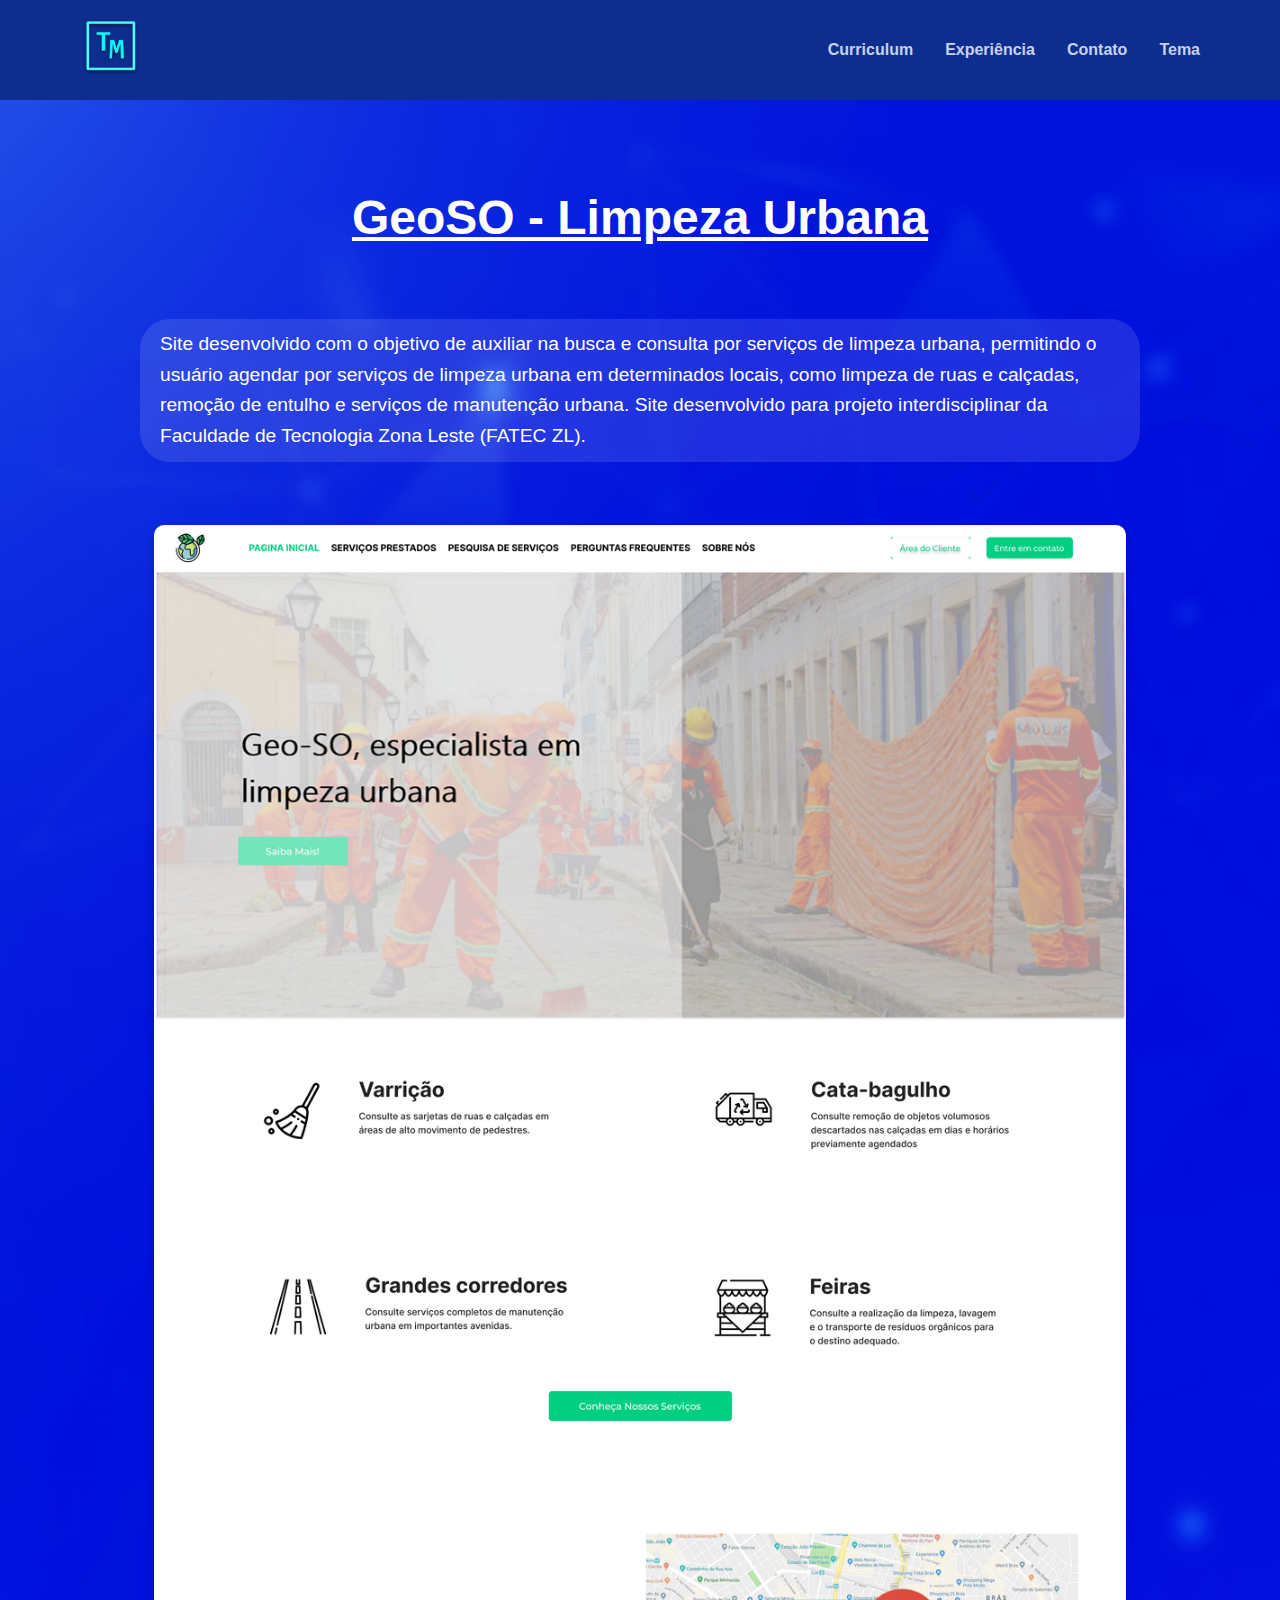
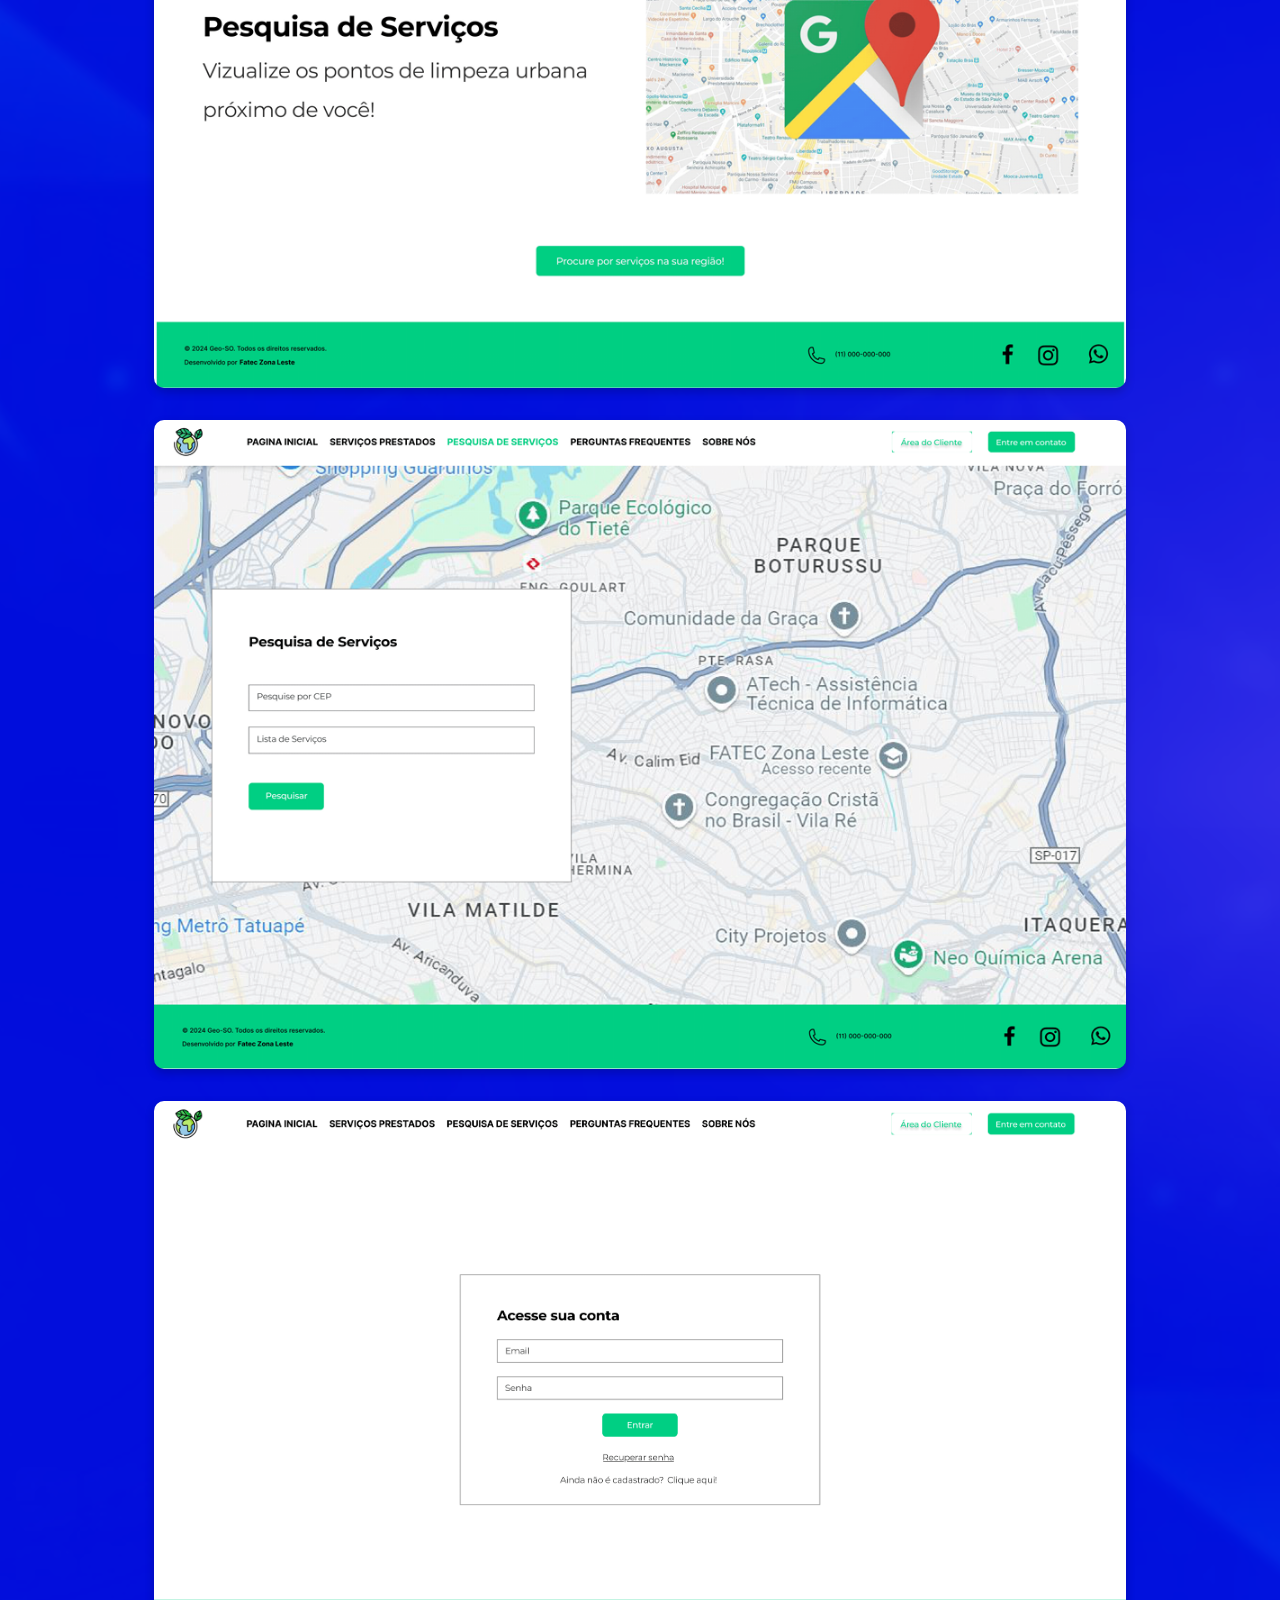
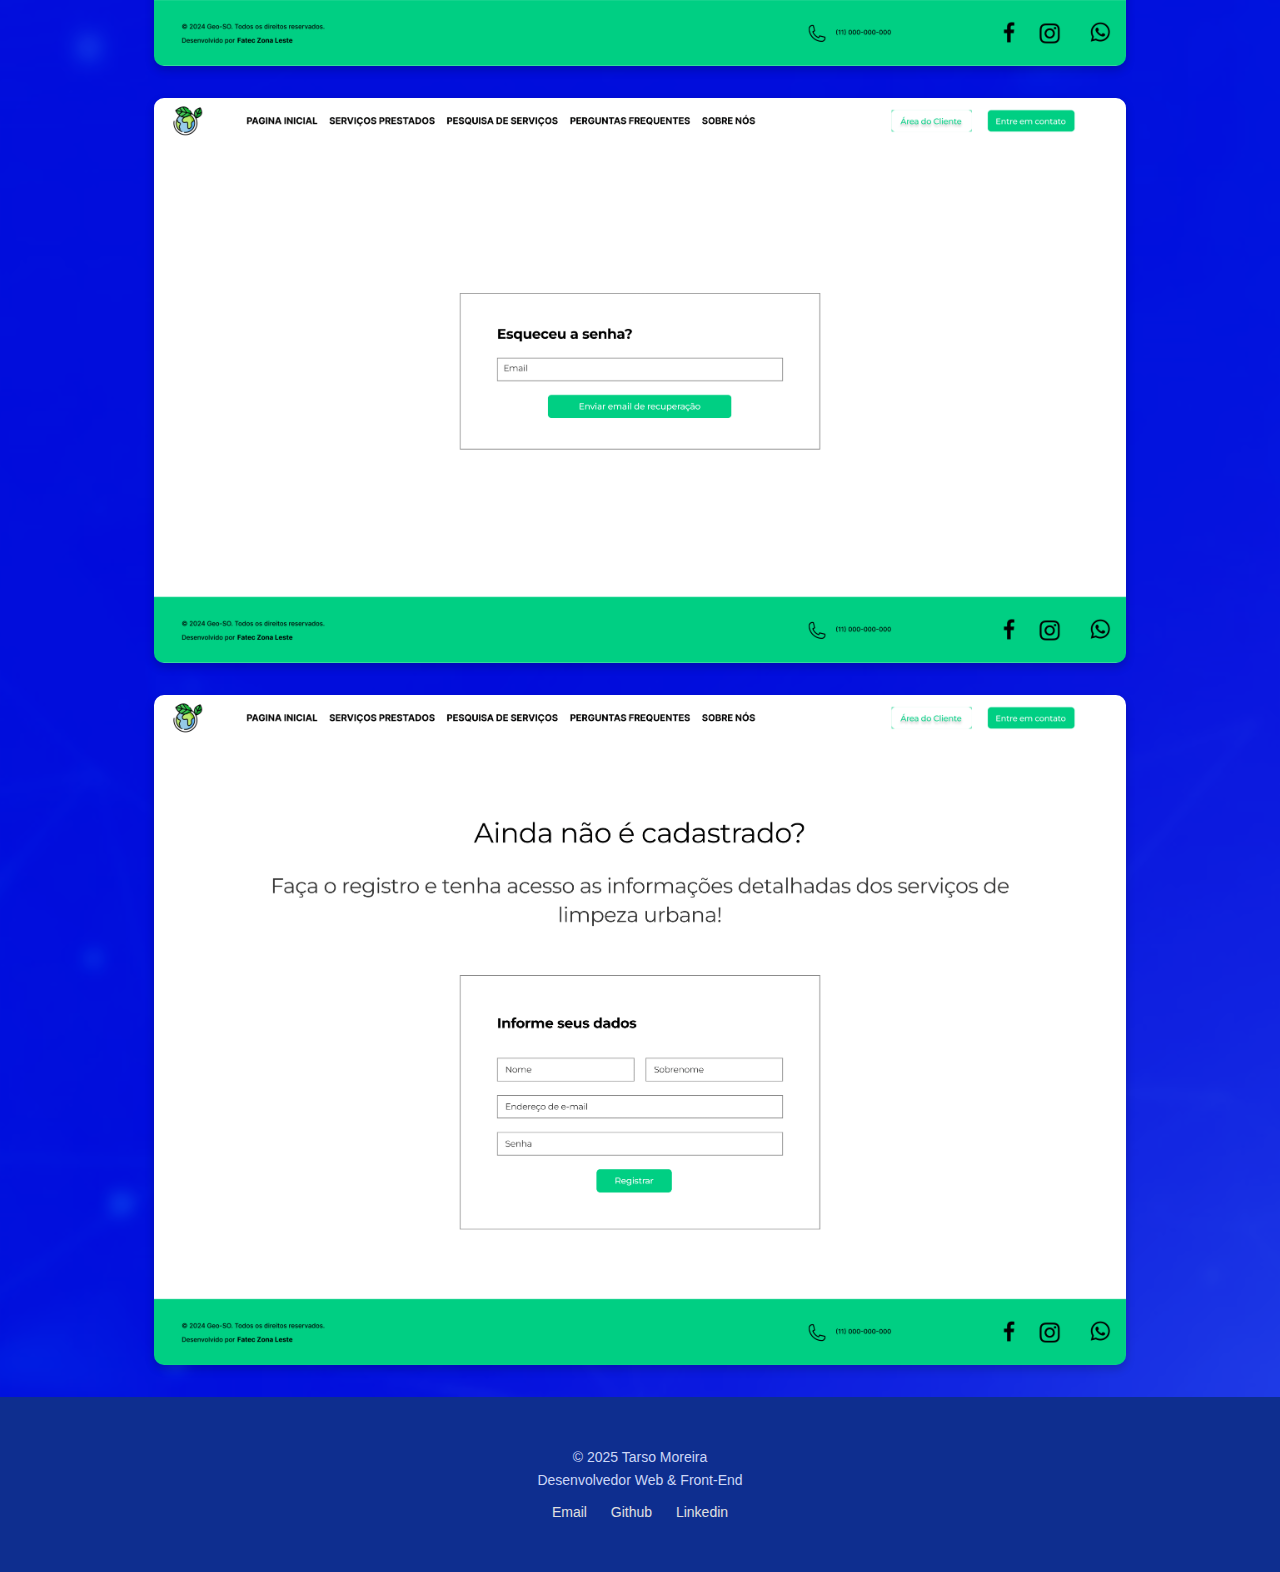
<file: projects/project1/index.html>
<!DOCTYPE html>
<html lang="en">

<head>
    <meta charset="UTF-8" />
    <meta name="viewport" content="width=device-width, initial-scale=1.0" />
    <title>Tarso Moreira</title>
    <link rel="stylesheet" href="../../styles/header.styles.css" />
    <link rel="stylesheet" href="../../styles/main.styles.css" />
    <link rel="stylesheet" href="../../styles/theme.styles.css" />
    <link rel="stylesheet" href="../../styles/projects.styles.css" />
    <link rel="stylesheet" href="../../styles/footer.styles.css" />
</head>

<body class="sobre">
    <header>
        <a href="../../index.html">
            <img src="../../images/logo.png" alt="Logo" />
        </a>
        <nav class="nav-desktop">
            <ul>
                <li><a href="/src/curriculum/CV – Tarso Moreira.pdf" download>Curriculum</a></li>
                <li><a href="#experienceSec">Experiência</a></li>
                <li><a href="https://wa.me/+5511957335159">Contato</a></li>
                <button class="theme-toggle-btn" onclick="changeTheme(false)">Tema</button>
            </ul>
        </nav>

        <div class="hamburger" id="hamburger">
            <span></span>
            <span></span>
            <span></span>
        </div>
    </header>

    <!-- Mobile Menu -->
    <div class="overlay" id="overlay"></div>
    <aside class="mobile-menu" id="mobileMenu">
        <button class="close-btn" id="closeMenu">×</button>
        <ul>
            <li><a href="#aboutSec" id="about">Sobre</a></li>
            <li><a href="/src/CV – Tarso Moreira.pdf" download>Curriculum</a></li>
            <li><a href="#experienceSec" id="experience">Experiência</a></li>
            <li><a href="https://wa.me/+5511957335159">Contato</a></li>
            <button class="theme-toggle-btn" onclick="changeTheme(true)">Tema</button>
        </ul>
    </aside>

    <main>
        <section class="project-title" id="experienceSec">
            <p class="title-text">GeoSO - Limpeza Urbana</p>
        </section>

        <section class="project-subtitle" id="experienceSec">
            <p class="subtitle-text">Site desenvolvido com o objetivo de auxiliar na busca e consulta por serviços de limpeza urbana, permitindo o usuário agendar por serviços de limpeza urbana em determinados locais, como limpeza de ruas e calçadas, remoção de entulho e serviços de manutenção urbana. Site desenvolvido para projeto interdisciplinar da Faculdade de Tecnologia Zona Leste (FATEC ZL).</p>
        </section>

        <section class="project-presentation">
            <img src="../../images/project1-1.png" alt="Imagem do Projeto 1" class="project-image" />
            <img src="../../images/project1-2.png" alt="Imagem do Projeto 2" class="project-image" />
            <img src="../../images/project1-3.png" alt="Imagem do Projeto 3" class="project-image" />
            <img src="../../images/project1-4.png" alt="Imagem do Projeto 4" class="project-image" />
            <img src="../../images/project1-5.png" alt="Imagem do Projeto 5" class="project-image" />
        </section>
    </main>

    <footer>
        <div>
            <p>© 2025 Tarso Moreira</p>
            <p>Desenvolvedor Web & Front-End</p>
        </div>
        <div class="footer-contact">
            <a href="mailto:tarsdam777@gmail.com">Email</a>
            <a href="https://github.com/tarsomonrroy">Github</a>
            <a href="www.linkedin.com/in/tarso-valencia">Linkedin</a>
        </div>
    </footer>

    <script src="../../scripts/main-script.js"></script>
    <script src="../../scripts/home-script.js"></script>
</body>

</html>
</file>
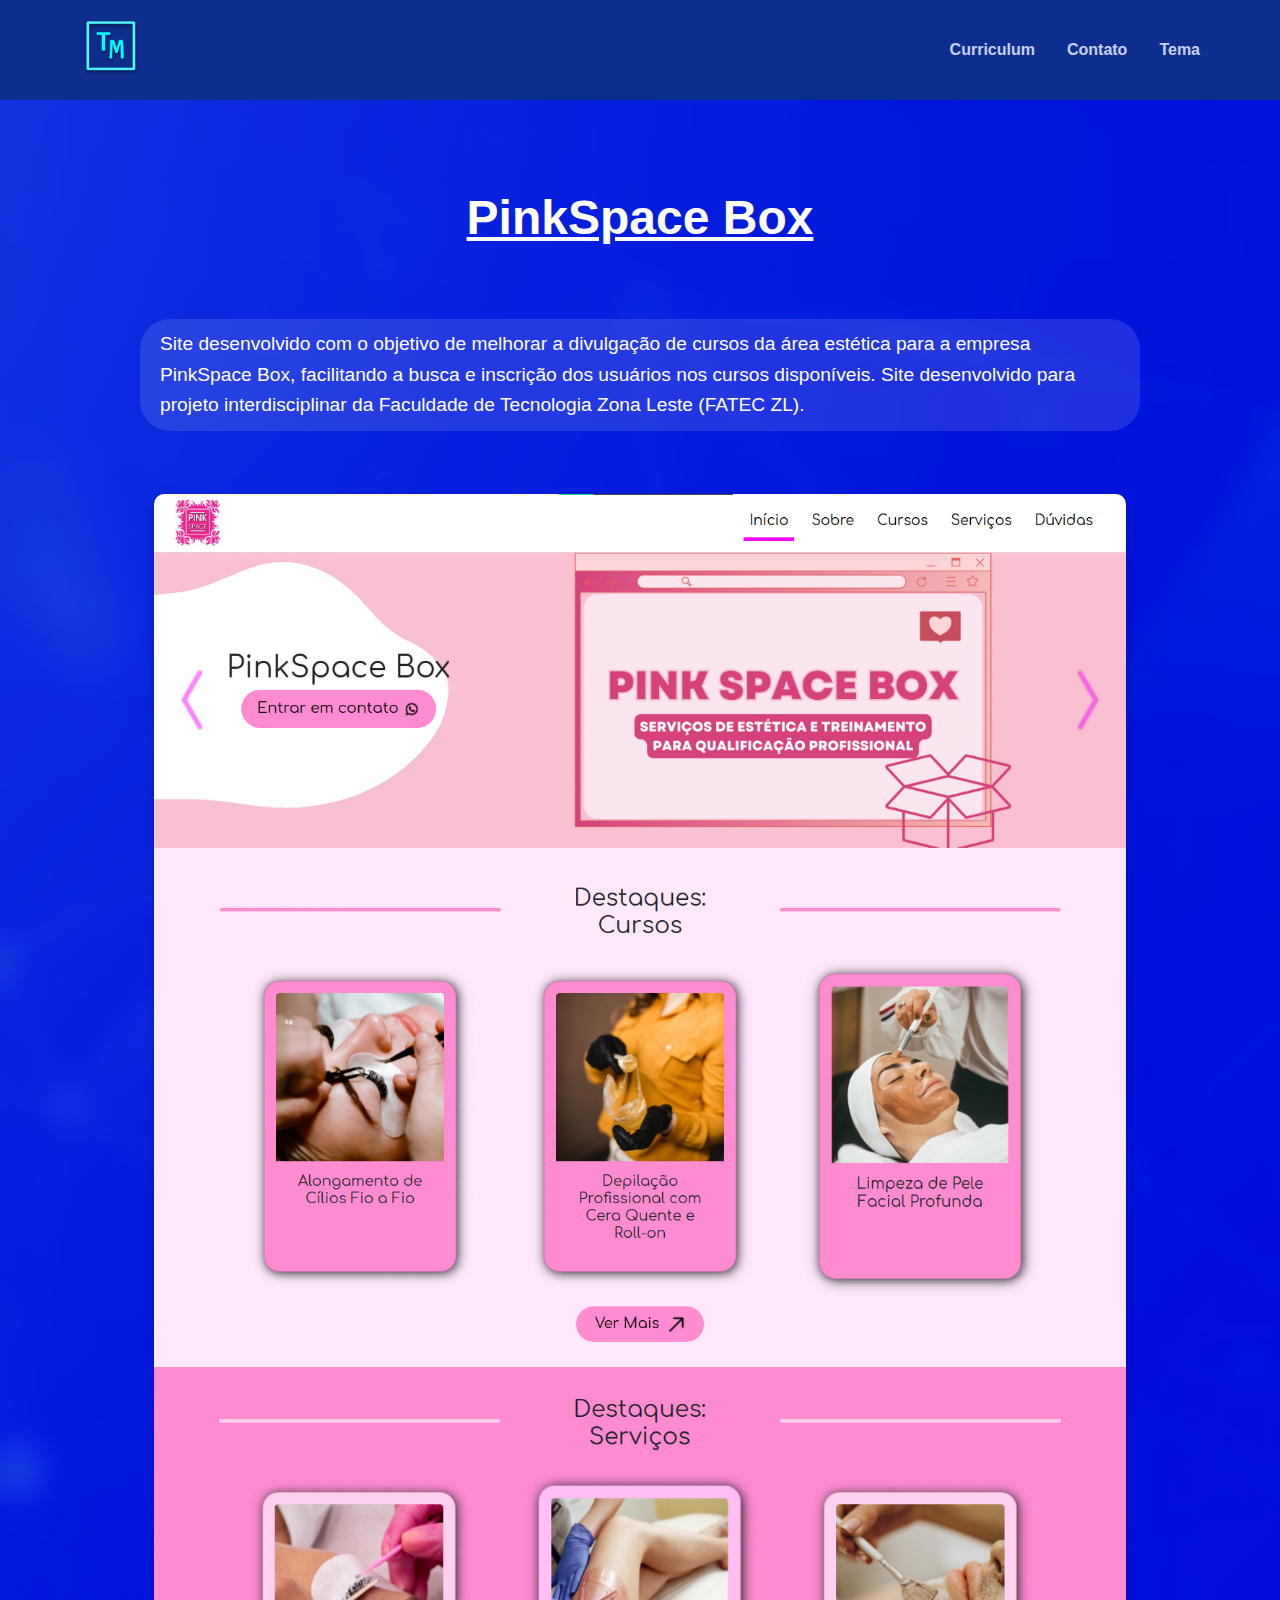
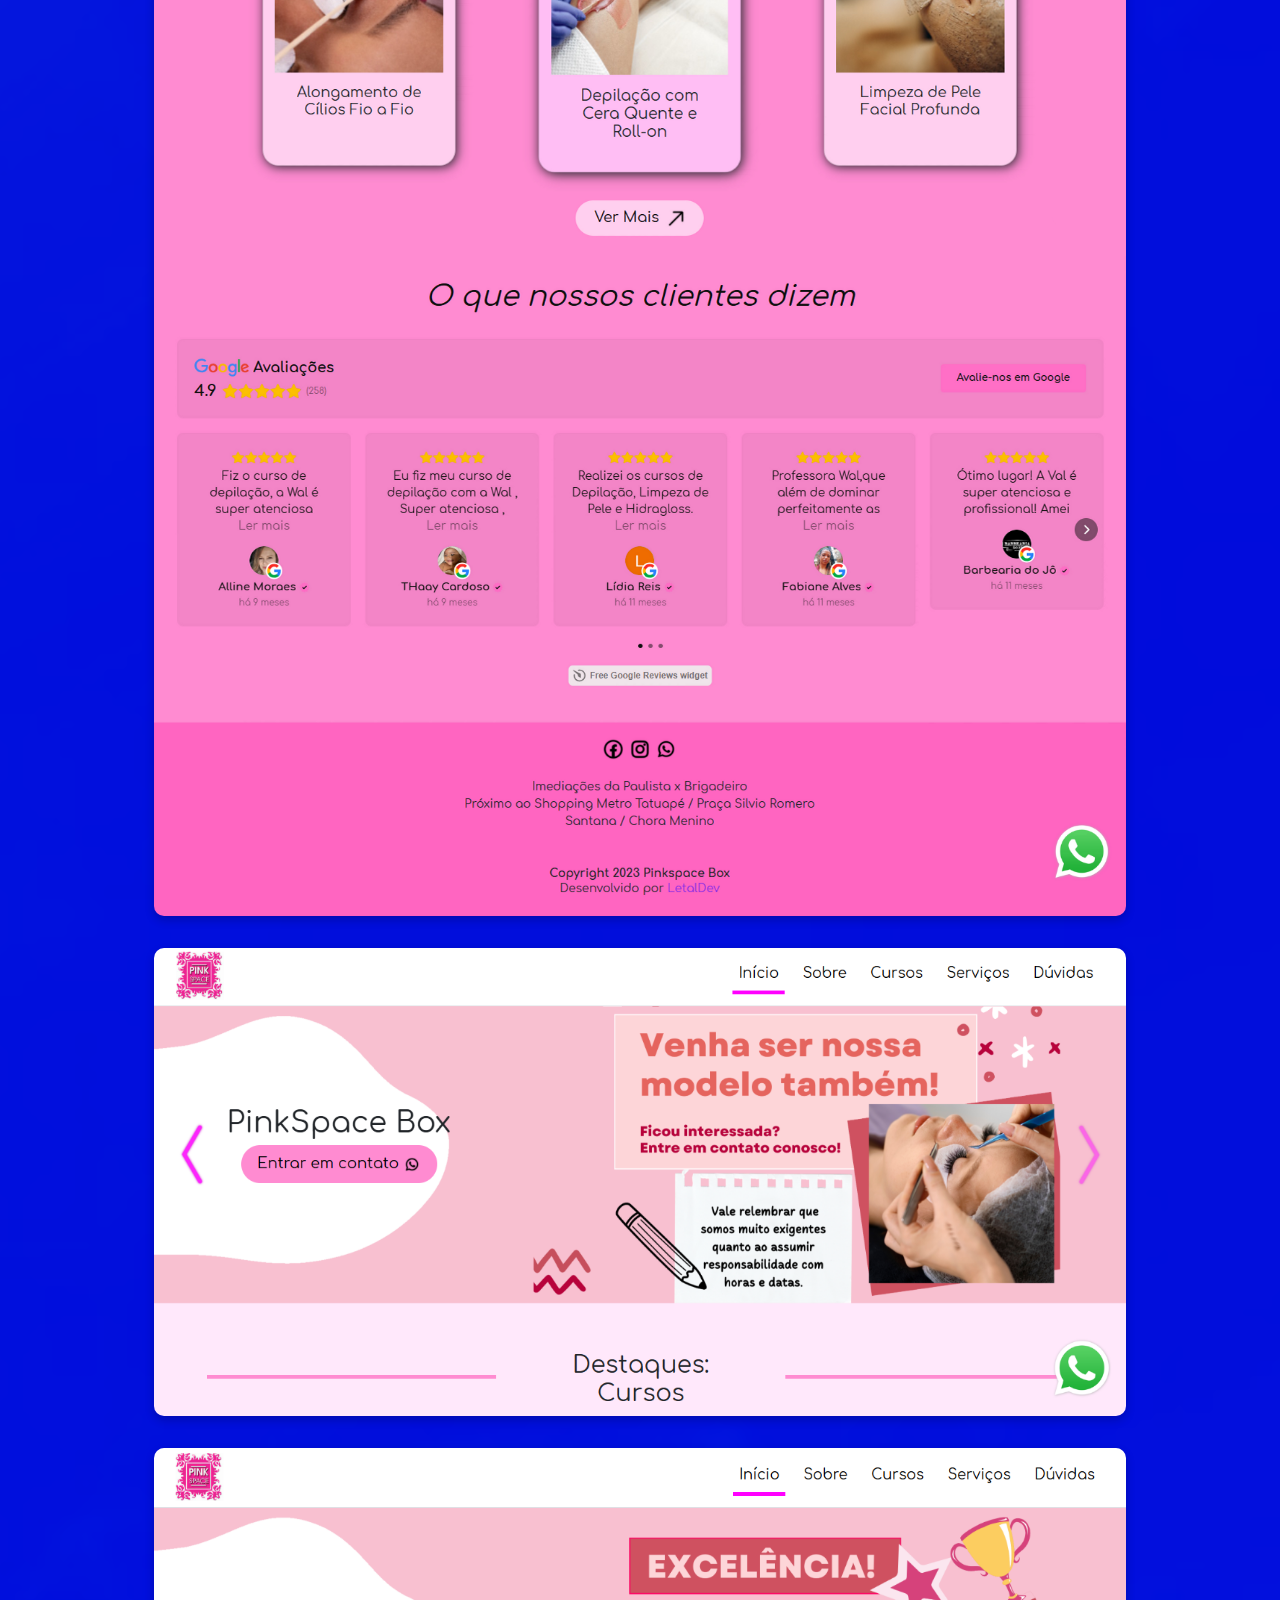
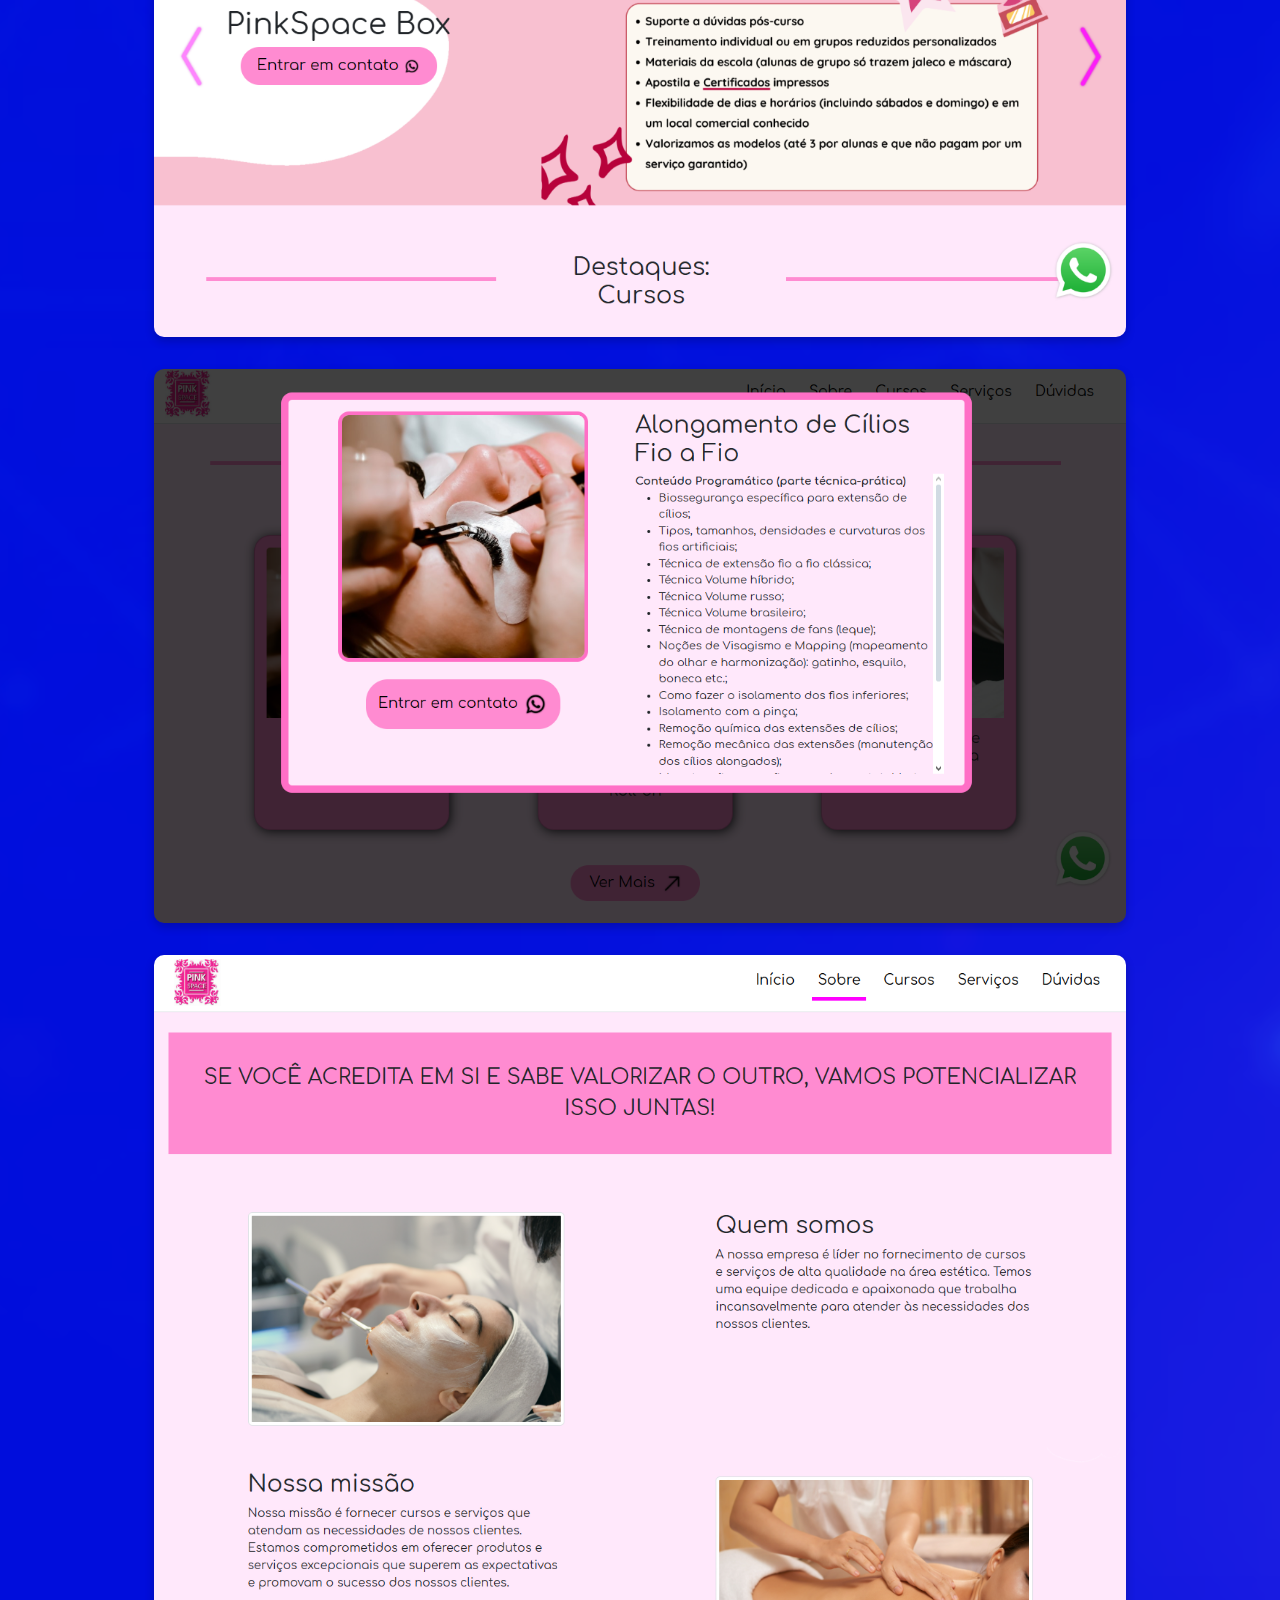
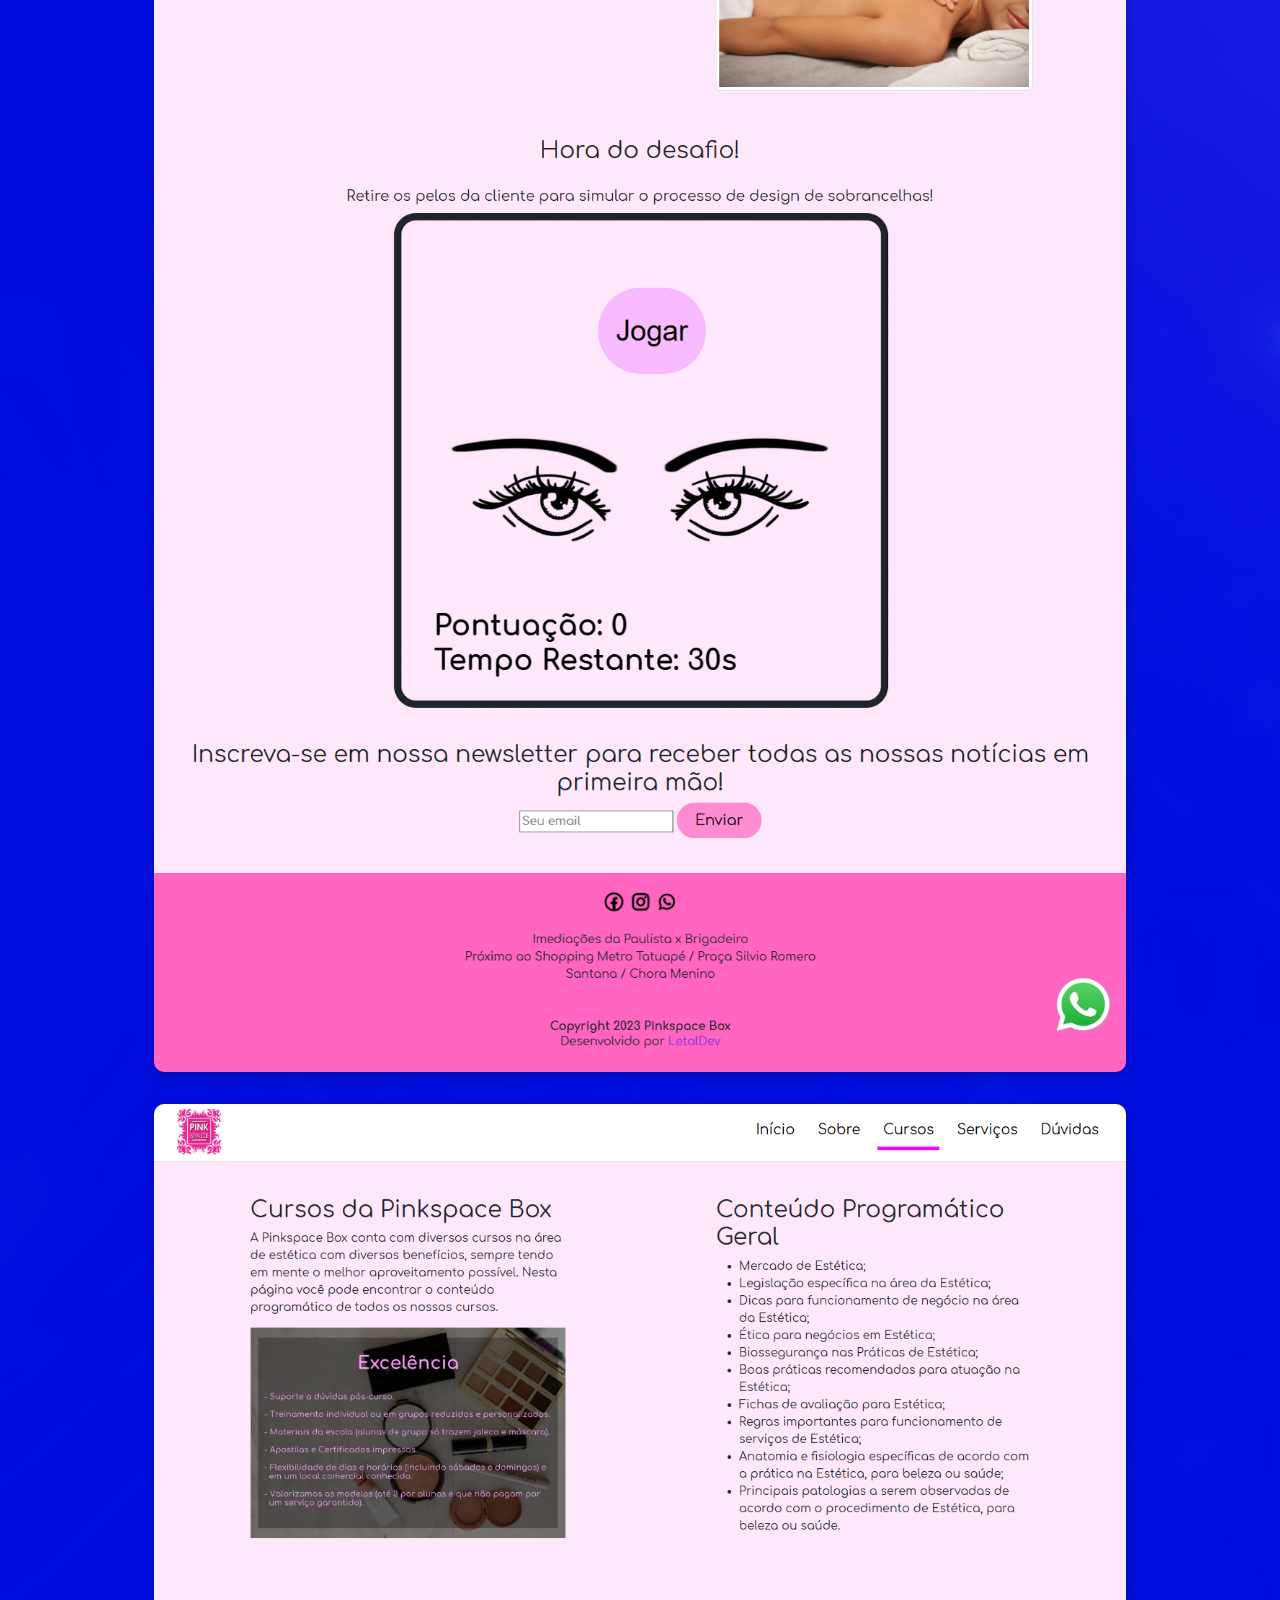
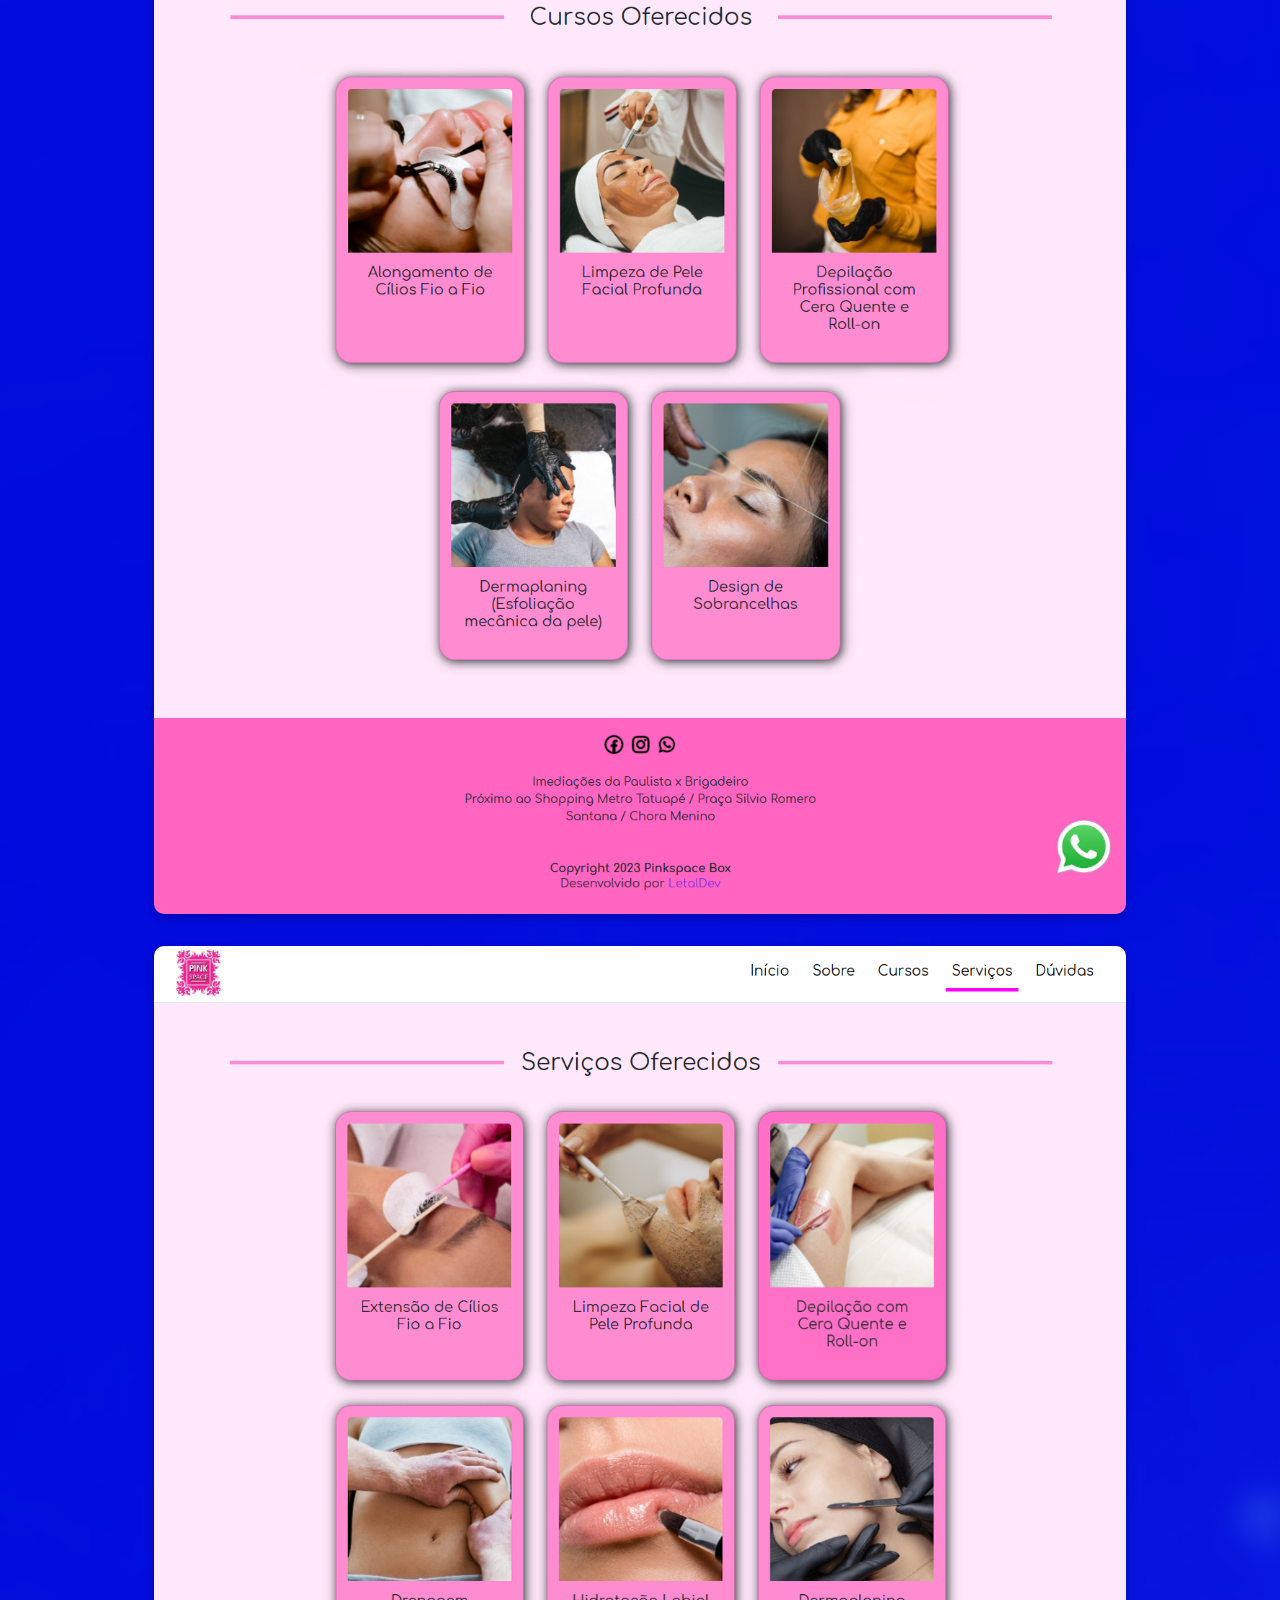
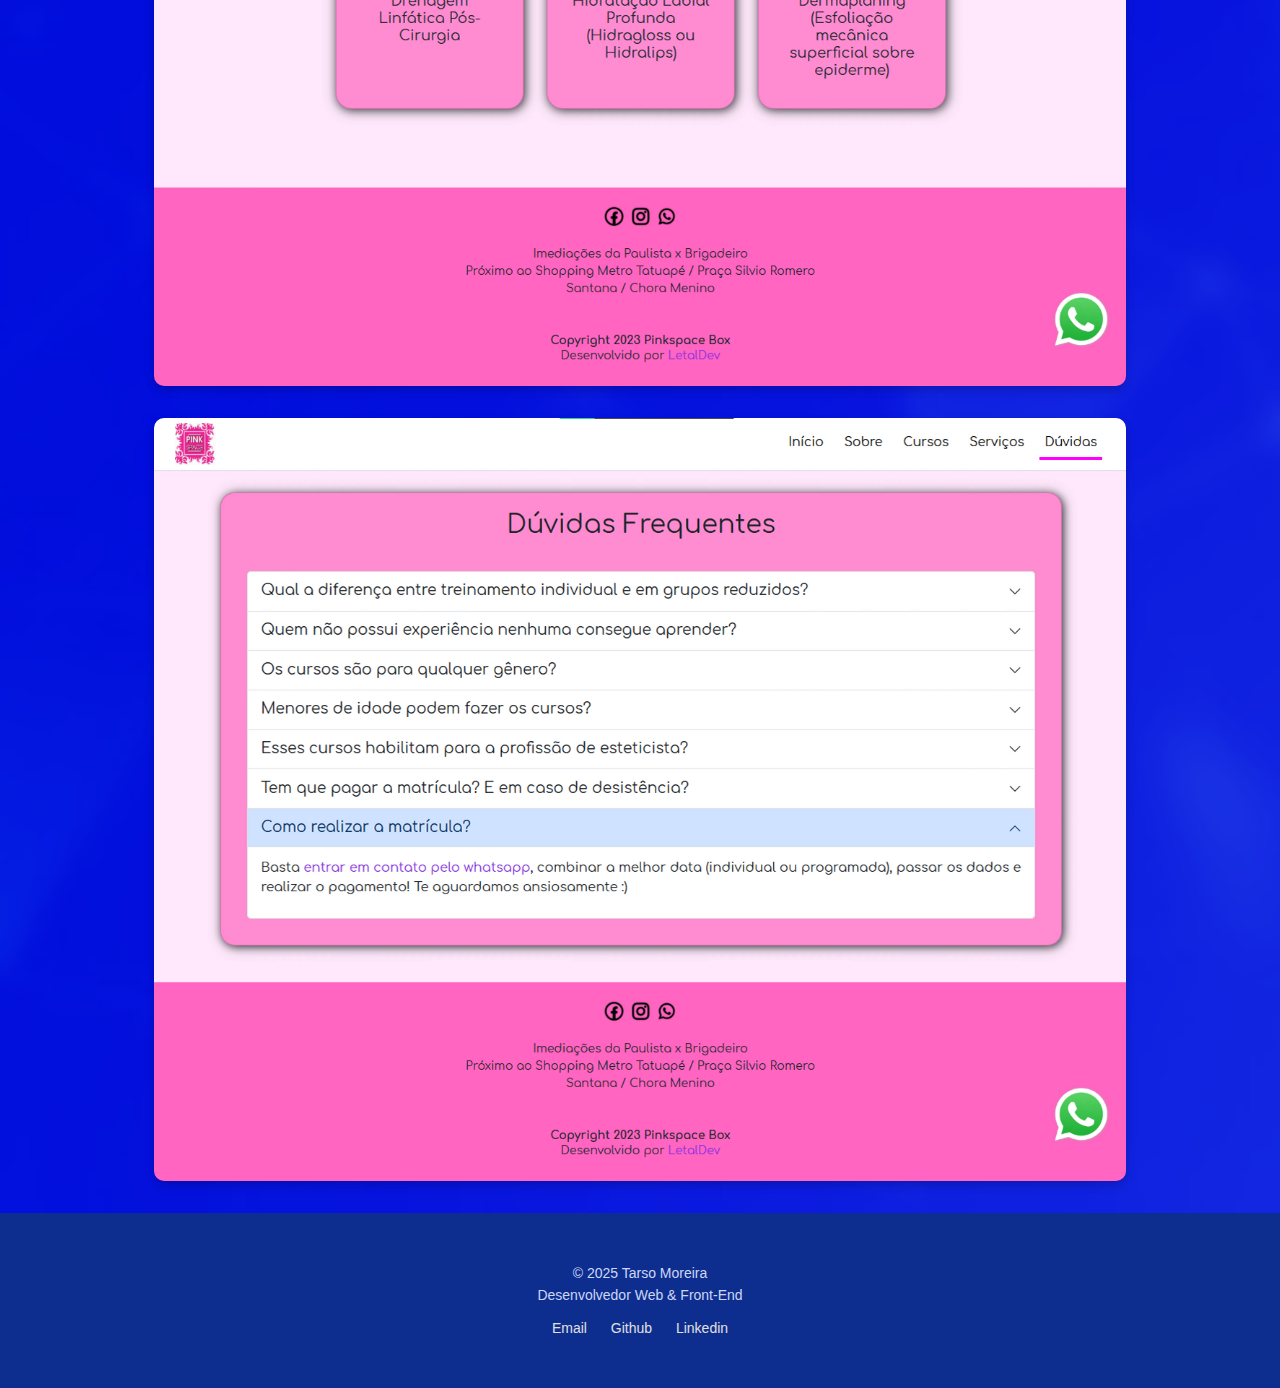
<file: projects/project2/index.html>
<!DOCTYPE html>
<html lang="en">

<head>
    <meta charset="UTF-8" />
    <meta name="viewport" content="width=device-width, initial-scale=1.0" />
    <title>Tarso Moreira</title>
    <link rel="stylesheet" href="../../styles/header.styles.css" />
    <link rel="stylesheet" href="../../styles/main.styles.css" />
    <link rel="stylesheet" href="../../styles/theme.styles.css" />
    <link rel="stylesheet" href="../../styles/projects.styles.css" />
    <link rel="stylesheet" href="../../styles/footer.styles.css" />
</head>

<body class="sobre">
    <header>
        <a href="../../index.html">
            <img src="../../images/logo.png" alt="Logo" />
        </a>
        <nav class="nav-desktop">
            <ul>
                <li><a href="/src/curriculum/CV – Tarso Moreira.pdf" download>Curriculum</a></li>
                <li><a href="https://wa.me/+5511957335159">Contato</a></li>
                <button class="theme-toggle-btn" onclick="changeTheme(false)">Tema</button>
            </ul>
        </nav>

        <div class="hamburger" id="hamburger">
            <span></span>
            <span></span>
            <span></span>
        </div>
    </header>

    <!-- Mobile Menu -->
    <div class="overlay" id="overlay"></div>
    <aside class="mobile-menu" id="mobileMenu">
        <button class="close-btn" id="closeMenu">×</button>
        <ul>
            <li><a href="#aboutSec" id="about">Sobre</a></li>
            <li><a href="/src/CV – Tarso Moreira.pdf" download>Curriculum</a></li>
            <li><a href="https://wa.me/+5511957335159">Contato</a></li>
            <button class="theme-toggle-btn" onclick="changeTheme(true)">Tema</button>
        </ul>
    </aside>

    <main>
        <section class="project-title" id="experienceSec">
            <p class="title-text">PinkSpace Box</p>
        </section>

        <section class="project-subtitle" id="experienceSec">
            <p class="subtitle-text">Site desenvolvido com o objetivo de melhorar a divulgação de cursos da área estética para a empresa PinkSpace Box, facilitando a busca e inscrição dos usuários nos cursos disponíveis. Site desenvolvido para projeto interdisciplinar da Faculdade de Tecnologia Zona Leste (FATEC ZL).</p>
        </section>

        <section class="project-presentation">
            <img src="../../images/project2-1.png" alt="Imagem do Projeto 1" class="project-image" />
            <img src="../../images/project2-2.png" alt="Imagem do Projeto 2" class="project-image" />
            <img src="../../images/project2-3.png" alt="Imagem do Projeto 3" class="project-image" />
            <img src="../../images/project2-4.png" alt="Imagem do Projeto 4" class="project-image" />
            <img src="../../images/project2-5.png" alt="Imagem do Projeto 5" class="project-image" />
            <img src="../../images/project2-6.png" alt="Imagem do Projeto 6" class="project-image" />
            <img src="../../images/project2-7.png" alt="Imagem do Projeto 7" class="project-image" />
            <img src="../../images/project2-8.png" alt="Imagem do Projeto 8" class="project-image" />
        </section>
    </main>

    <footer>
        <div>
            <p>© 2025 Tarso Moreira</p>
            <p>Desenvolvedor Web & Front-End</p>
        </div>
        <div class="footer-contact">
            <a href="mailto:tarsdam777@gmail.com">Email</a>
            <a href="https://github.com/tarsomonrroy">Github</a>
            <a href="www.linkedin.com/in/tarso-valencia">Linkedin</a>
        </div>
    </footer>

    <script src="../../scripts/main-script.js"></script>
    <script src="../../scripts/home-script.js"></script>
</body>

</html>
</file>
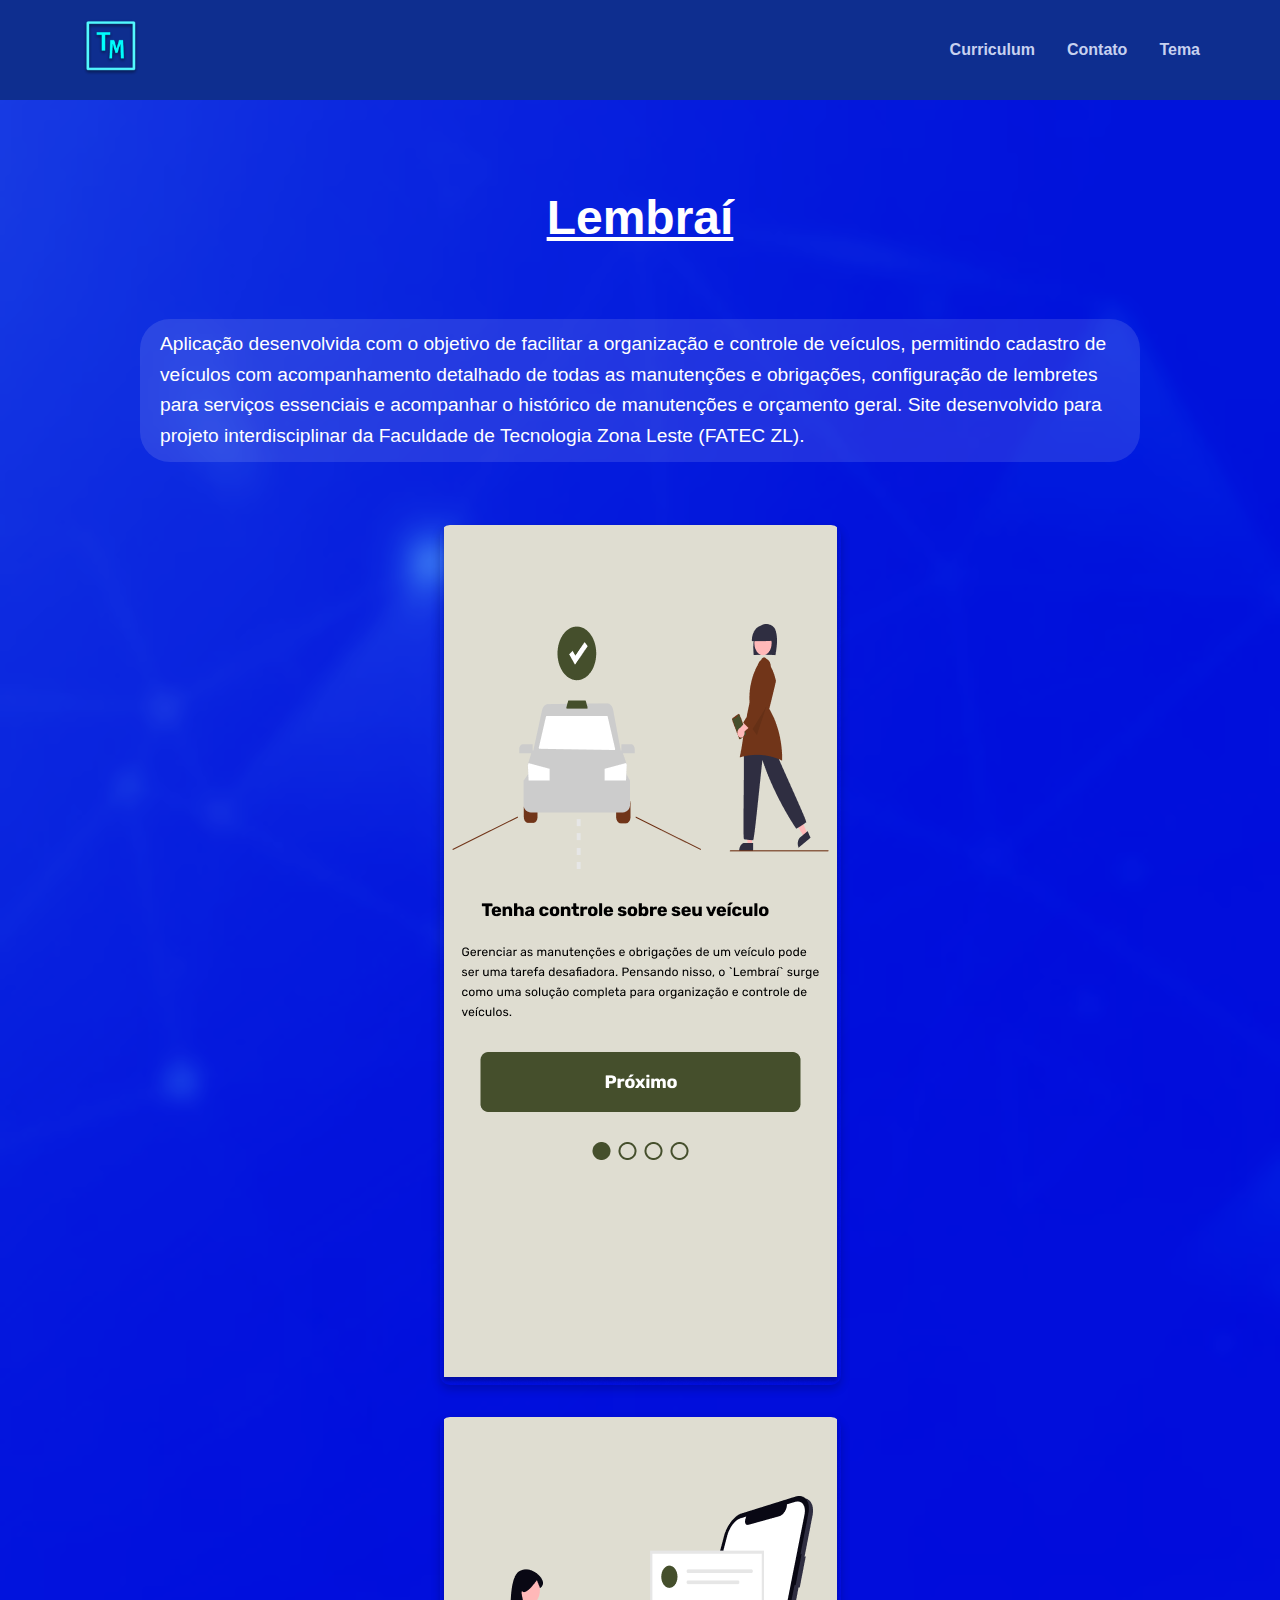
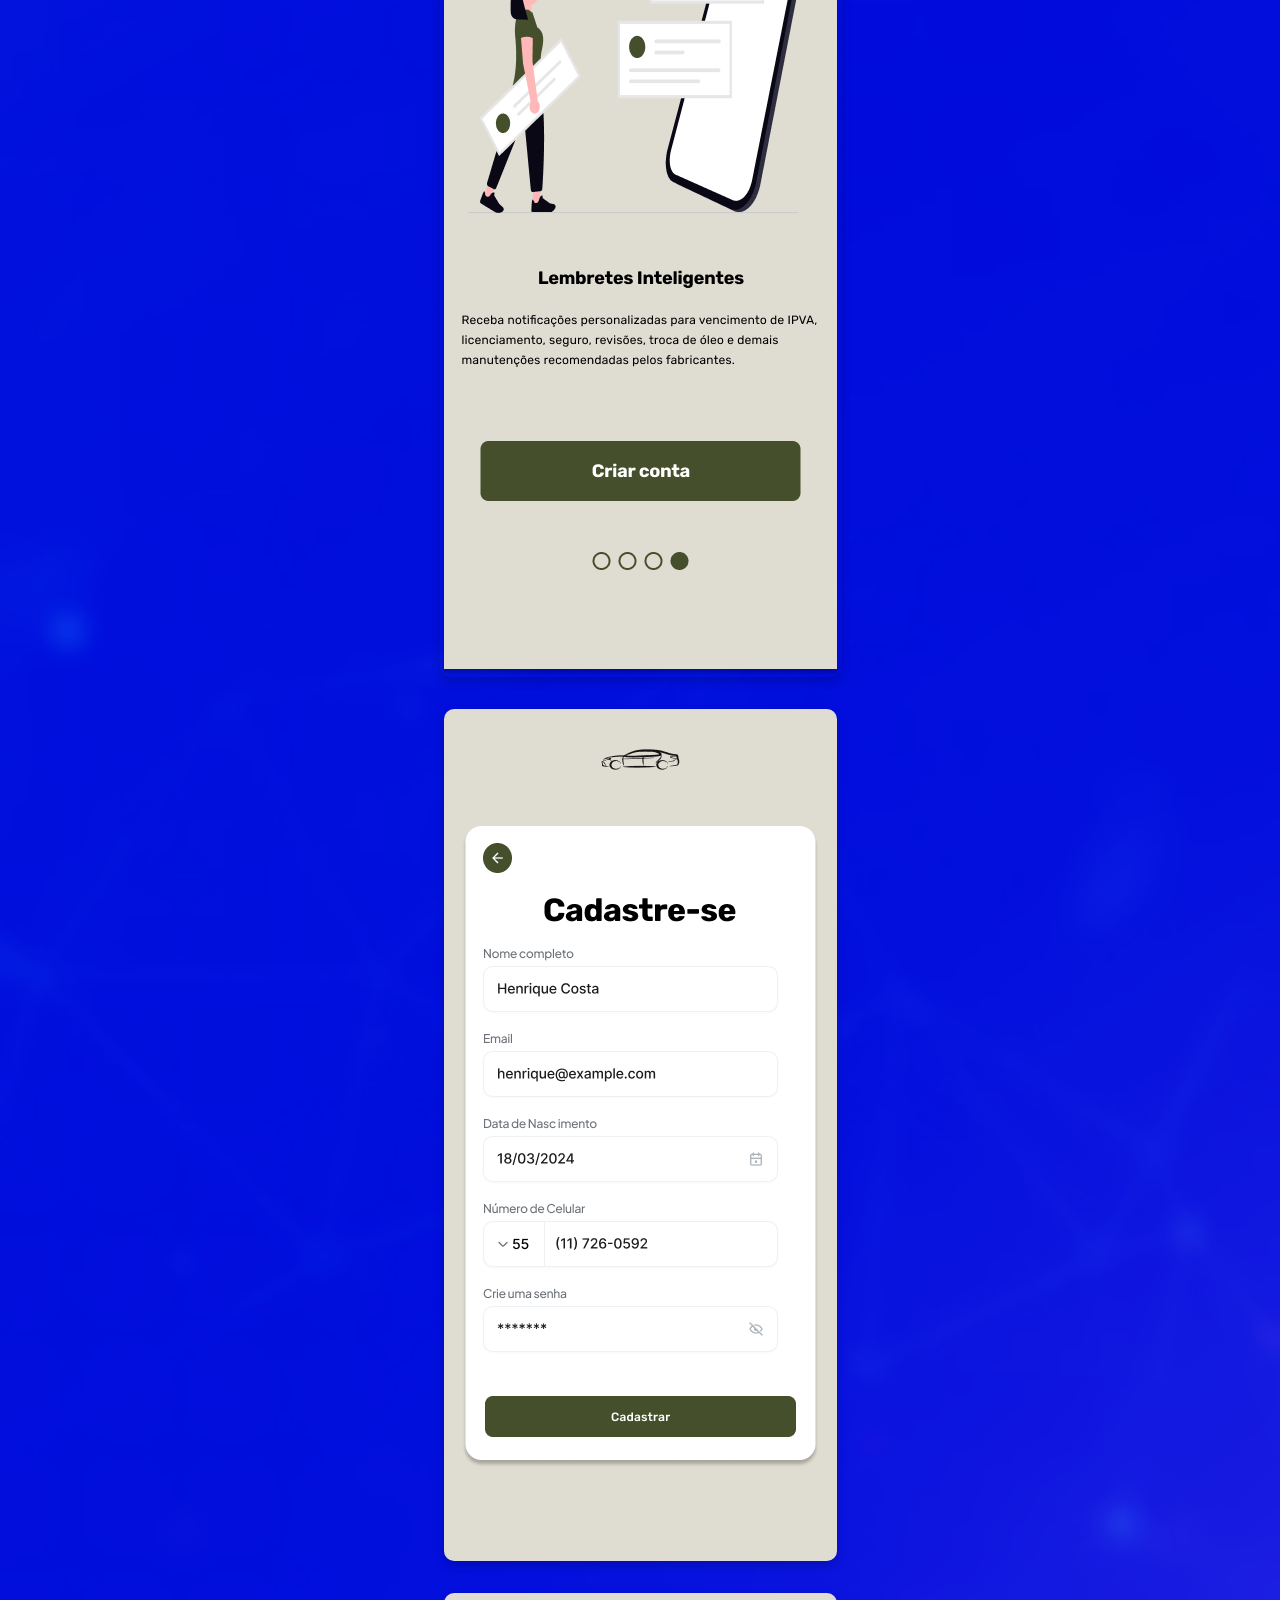
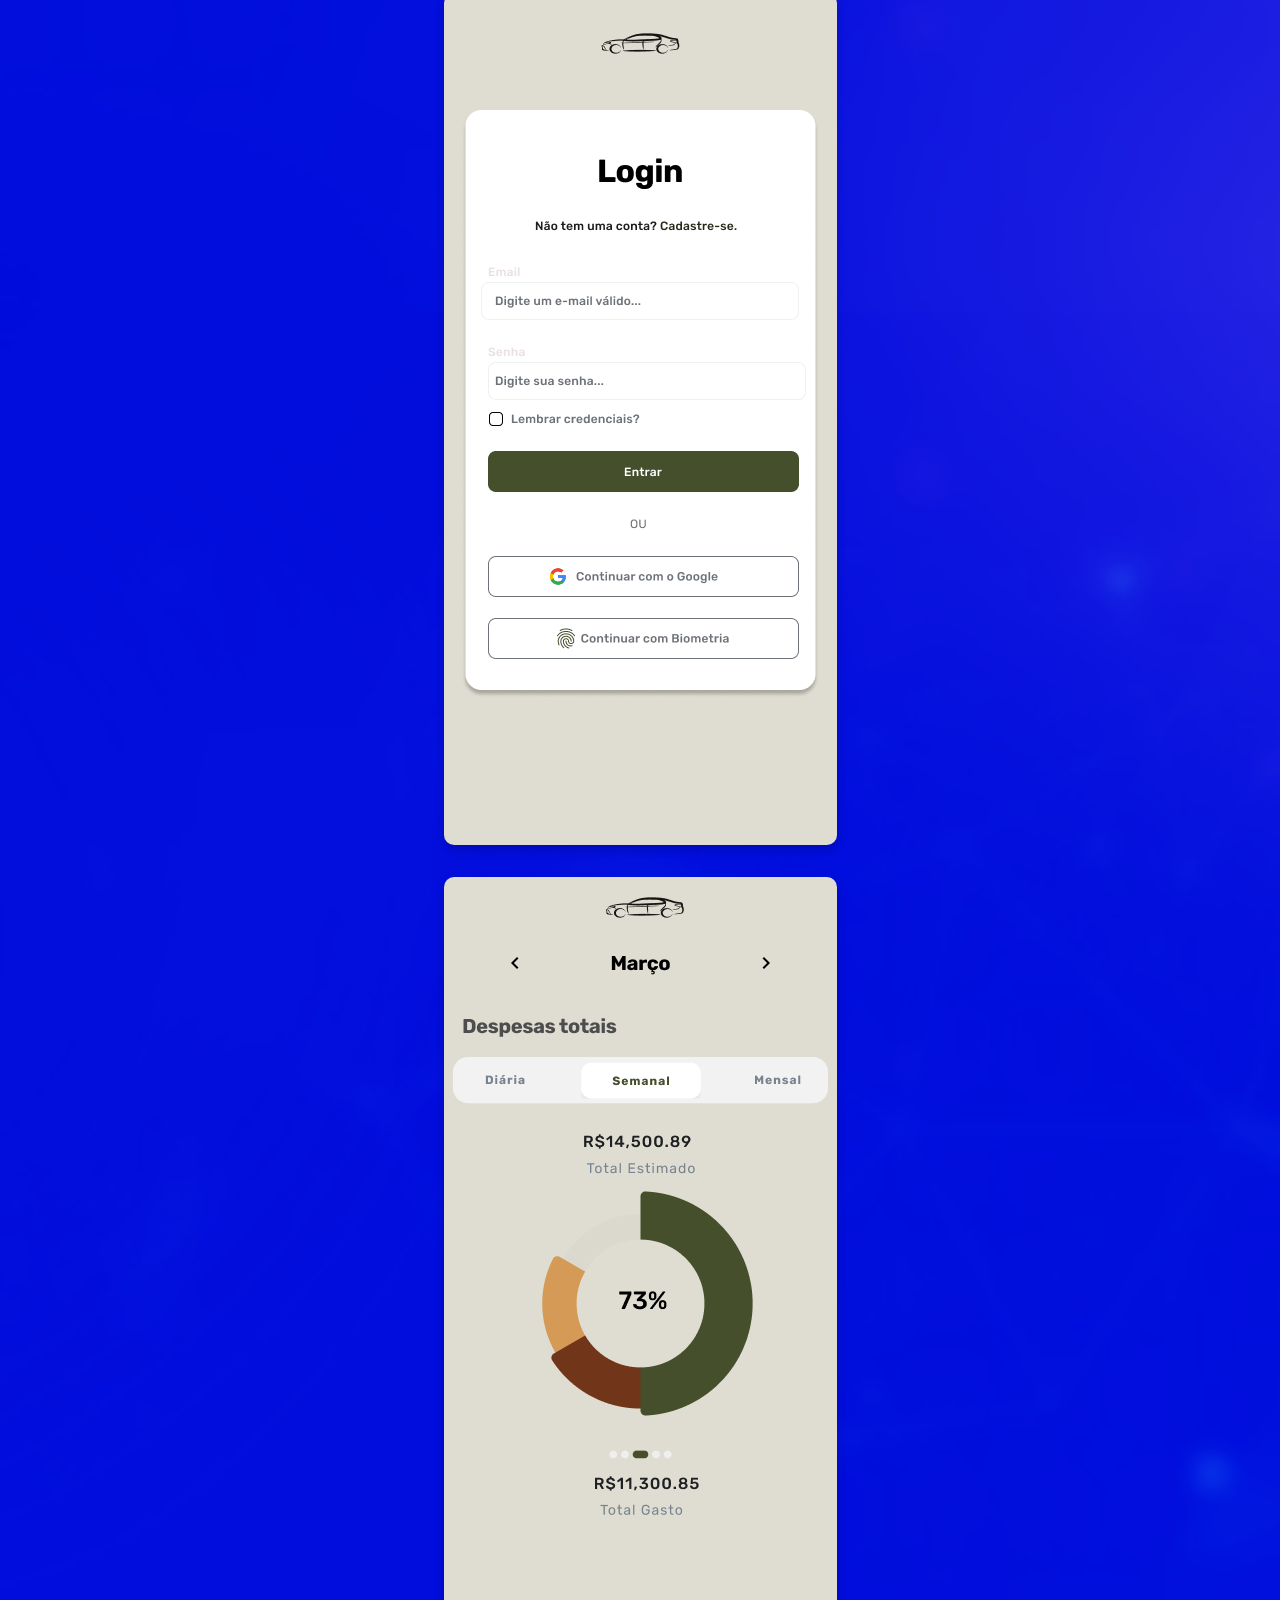
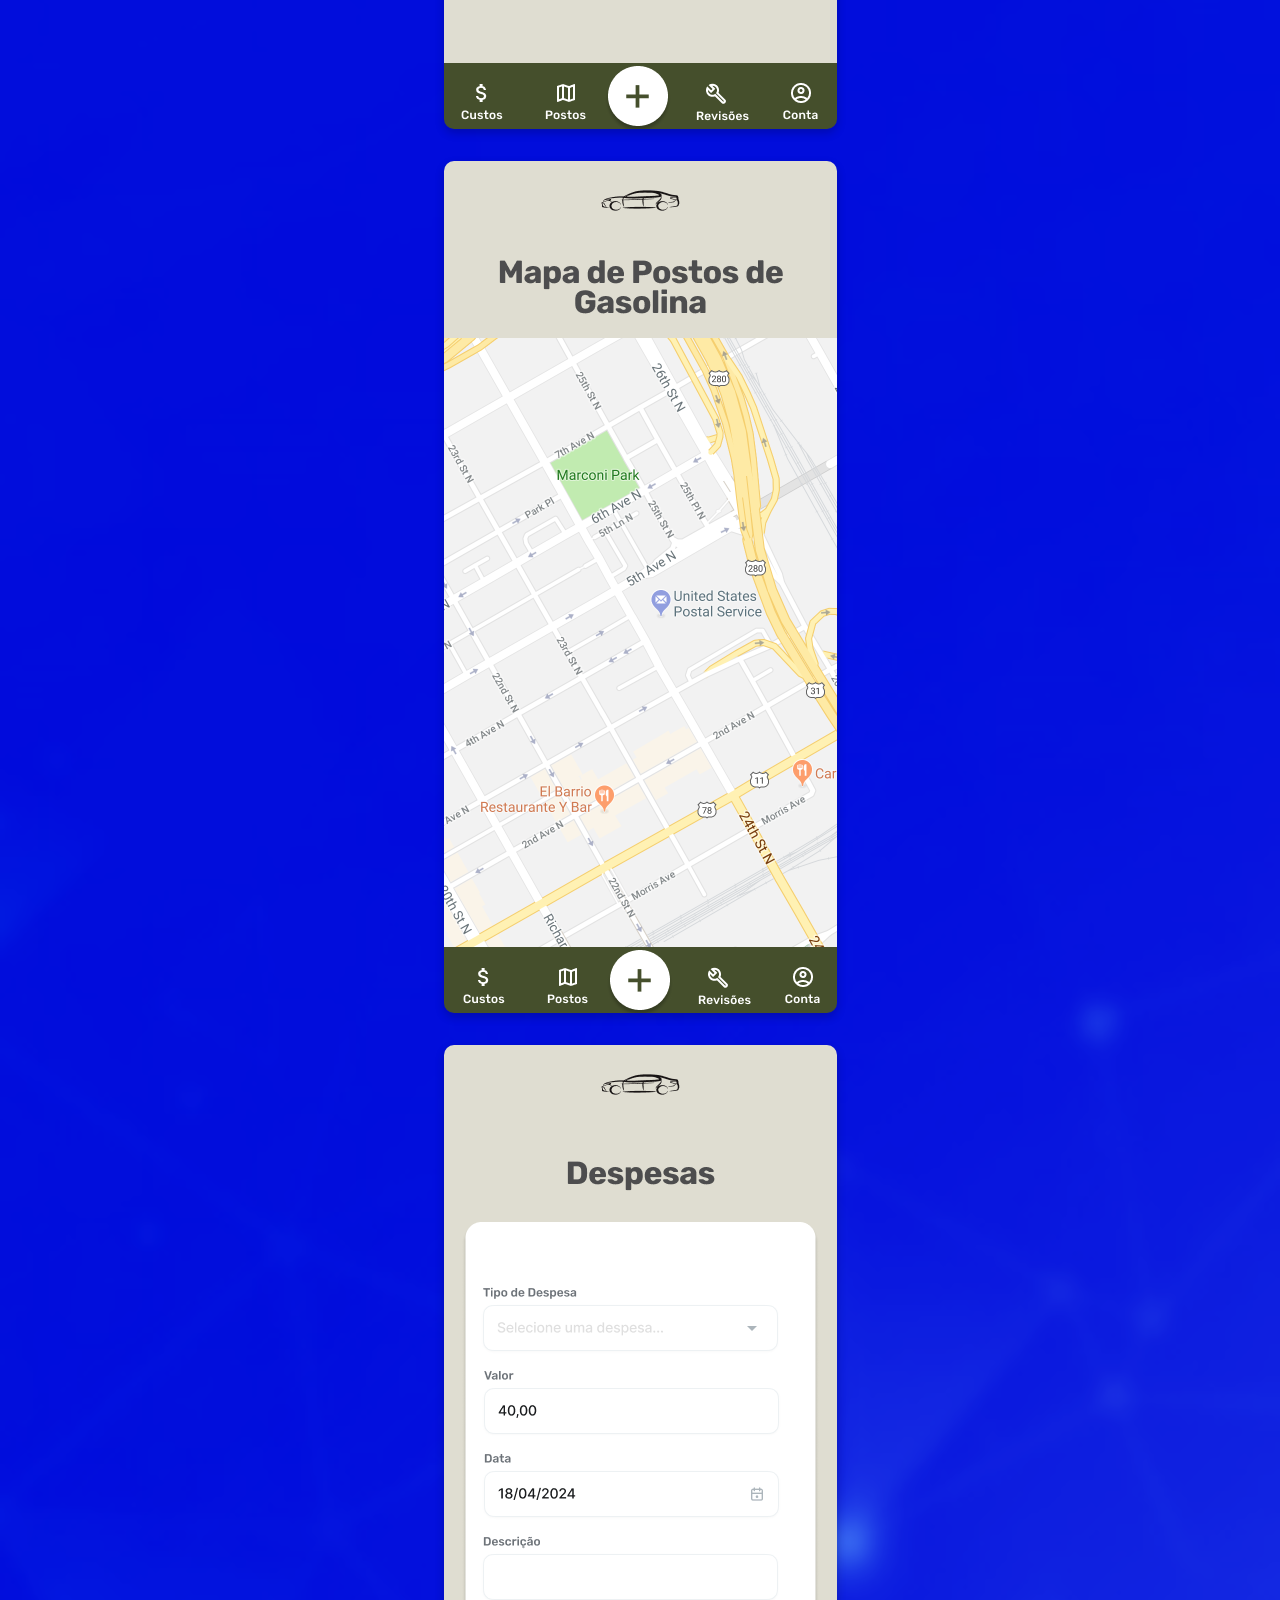
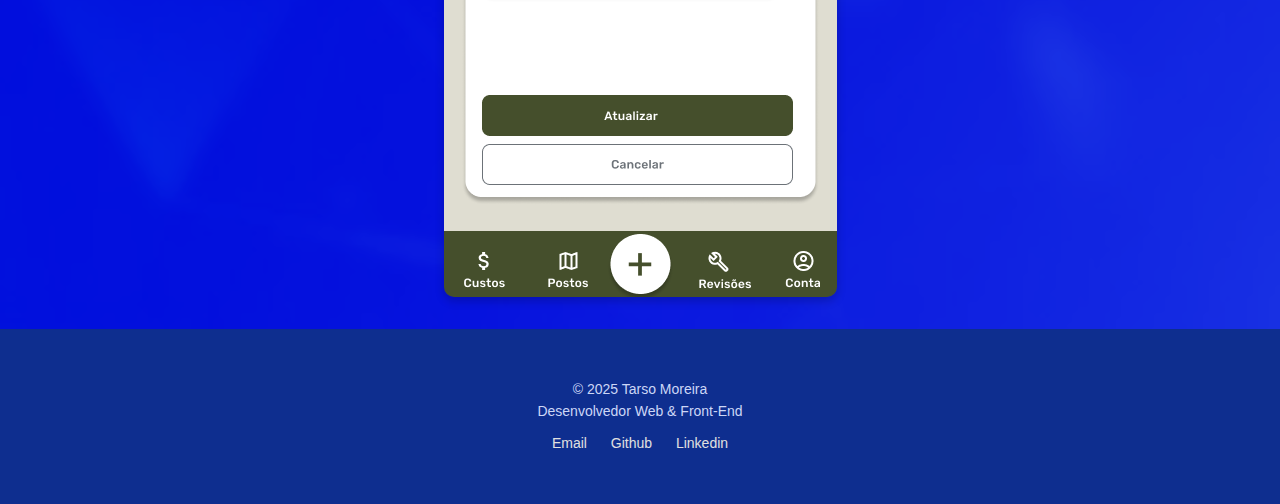
<file: projects/project3/index.html>
<!DOCTYPE html>
<html lang="en">

<head>
    <meta charset="UTF-8" />
    <meta name="viewport" content="width=device-width, initial-scale=1.0" />
    <title>Tarso Moreira</title>
    <link rel="stylesheet" href="../../styles/header.styles.css" />
    <link rel="stylesheet" href="../../styles/main.styles.css" />
    <link rel="stylesheet" href="../../styles/theme.styles.css" />
    <link rel="stylesheet" href="../../styles/projects.styles.css" />
    <link rel="stylesheet" href="../../styles/footer.styles.css" />
</head>

<body class="sobre">
    <header>
        <a href="../../index.html">
            <img src="../../images/logo.png" alt="Logo" />
        </a>
        <nav class="nav-desktop">
            <ul>
                <li><a href="/src/curriculum/CV – Tarso Moreira.pdf" download>Curriculum</a></li>
                <li><a href="https://wa.me/+5511957335159">Contato</a></li>
                <button class="theme-toggle-btn" onclick="changeTheme(false)">Tema</button>
            </ul>
        </nav>

        <div class="hamburger" id="hamburger">
            <span></span>
            <span></span>
            <span></span>
        </div>
    </header>

    <!-- Mobile Menu -->
    <div class="overlay" id="overlay"></div>
    <aside class="mobile-menu" id="mobileMenu">
        <button class="close-btn" id="closeMenu">×</button>
        <ul>
            <li><a href="#aboutSec" id="about">Sobre</a></li>
            <li><a href="/src/CV – Tarso Moreira.pdf" download>Curriculum</a></li>
            <li><a href="https://wa.me/+5511957335159">Contato</a></li>
            <button class="theme-toggle-btn" onclick="changeTheme(true)">Tema</button>
        </ul>
    </aside>

    <main>
        <section class="project-title" id="experienceSec">
            <p class="title-text">Lembraí</p>
        </section>

        <section class="project-subtitle" id="experienceSec">
            <p class="subtitle-text">Aplicação desenvolvida com o objetivo de facilitar a organização e controle de veículos, permitindo cadastro de veículos com acompanhamento detalhado de todas as manutenções e obrigações, configuração de lembretes para serviços essenciais e acompanhar o histórico de manutenções e orçamento geral. Site desenvolvido para projeto interdisciplinar da Faculdade de Tecnologia Zona Leste (FATEC ZL).</p>
        </section>

        <section class="project-presentation">
            <img src="../../images/project3-1.png" alt="Imagem do Projeto 1" class="project-image" />
            <img src="../../images/project3-2.png" alt="Imagem do Projeto 2" class="project-image" />
            <img src="../../images/project3-3.png" alt="Imagem do Projeto 3" class="project-image" />
            <img src="../../images/project3-4.png" alt="Imagem do Projeto 4" class="project-image" />
            <img src="../../images/project3-5.png" alt="Imagem do Projeto 5" class="project-image" />
            <img src="../../images/project3-6.png" alt="Imagem do Projeto 5" class="project-image" />
            <img src="../../images/project3-7.png" alt="Imagem do Projeto 5" class="project-image" />
        </section>
    </main>

    <footer>
        <div>
            <p>© 2025 Tarso Moreira</p>
            <p>Desenvolvedor Web & Front-End</p>
        </div>
        <div class="footer-contact">
            <a href="mailto:tarsdam777@gmail.com">Email</a>
            <a href="https://github.com/tarsomonrroy">Github</a>
            <a href="www.linkedin.com/in/tarso-valencia">Linkedin</a>
        </div>
    </footer>

    <script src="../../scripts/main-script.js"></script>
    <script src="../../scripts/home-script.js"></script>
</body>

</html>
</file>
<file: styles/header.styles.css>
header {
    display: flex;
    width: 100%;
    height: 100px;
    max-height: 125px;
    align-items: center;
    justify-content: space-between;
    position: fixed;
    background-color: #0e2e8f;
    top: 0;
    z-index: 100;
}

a {
    text-decoration: none;
    color: inherit;
}

header img {
    max-width: 60px;
    width: 100%;
    height: auto;
    cursor: pointer;
}

nav.nav-desktop {
    display: flex;
    align-items: center;
}

nav ul {
    display: flex;
    list-style: none;
    gap: 2rem;
}

nav a {
    color: #c7d1f0;
    font-size: 1rem;
    font-weight: 600;
}

nav a:hover {
    color: #53f9ff;
    font-size: 1rem;
    font-weight: 600;
}

.close-btn {
    font-size: 2rem;
    background: none;
    color: #53f9ff;
    border: none;
    align-self: flex-end;
    cursor: pointer;
}

.theme-toggle-btn {
    font-size: 1rem;
    font-weight: bold;
    background: none;
    color: #c7d1f0;
    border: none;
    cursor: pointer;
}

.theme-toggle-btn:hover {
    font-size: 1rem;
    font-weight: bold;
    background: none;
    color: #53f9ff;
    border: none;
    cursor: pointer;   
}

.mobile-menu .theme-toggle-btn {
    font-size: 1.2rem;
    font-weight: bold;
    background: none;
    color: #53f9ff;
    border: none;
    cursor: pointer;
    margin-top: 1rem;
    transition: color 0.3s;
}

/* Hamburger icon */
.hamburger {
    display: none;
    flex-direction: column;
    cursor: pointer;
    gap: 5px;
}

.hamburger span {
    width: 25px;
    height: 3px;
    background-color: #53f9ff;
    transition: all 0.3s ease;
}

/* Mobile Menu */
.overlay {
    position: fixed;
    top: 0;
    left: 0;
    width: 100%;
    height: 100%;
    background: rgba(10, 25, 47, 0.7);
    backdrop-filter: blur(2px);
    opacity: 0;
    pointer-events: none;
    transition: opacity 0.3s;
    z-index: 101;
}

.overlay.active {
    opacity: 1;
    pointer-events: all;
}

.mobile-menu {
    position: fixed;
    top: 0;
    right: -300px;
    width: 250px;
    height: 100%;
    background-color: #112240;
    padding: 2rem;
    display: flex;
    flex-direction: column;
    gap: 2rem;
    transition: right 0.3s ease;
    z-index: 102;
}

.mobile-menu.active {
    right: 0;
}

.mobile-menu ul {
    list-style: none;
    padding-top: 2rem;
}

.mobile-menu li {
    margin-bottom: 1.5rem;
}

.mobile-menu a {
    color: #53f9ff;
    font-size: 1.2rem;
}

/* Responsive */
@media (max-width: 768px) {
    nav.nav-desktop {
        display: none;
    }

    .hamburger {
        display: flex;
    }
    
    header {
        padding: 20px 40px;
    }
}

@media (min-width: 769px) {
    header {
        padding: 20px 80px;
    }
}
</file>
<file: styles/main.styles.css>
* {
    margin: 0;
    padding: 0;
    box-sizing: border-box;
}

body {
    font-family: 'Segoe UI', sans-serif;
    color: #ccd6f6;
    line-height: 1.6;
    overflow-x: hidden;
    background-color: #456ee9;
    background-image: url('../images/background.png');
    background-position: center;
    background-blend-mode: overlay;
    background-repeat: no-repeat;
    background-size: cover;
}

body.sobre {
  background-image: url("../images/pages-background.png");
}

.logo {
    border: 1px solid #53f9ff;
    color: #53f9ff;
    padding: 0.5rem 1rem;
    border-radius: 6px;
    border-width: 3px;
    font-weight: bold;
}


/* Responsive */
@media (max-width: 768px) {
    main {
        margin-top: 125px;
    }
}

@media (min-width: 769px) {
    main {
        margin-top: 225px;
    }
}
</file>
<file: styles/theme.styles.css>
/* Dark Theme */
body.dark-theme {
    background-color: #09153a;
    color: #5d85ff;
    background-blend-mode: overlay;
}

body.dark-theme header,
body.dark-theme footer {
    background-color: #02081a;
}

body.dark-theme nav a,
body.dark-theme .theme-toggle-btn,
body.dark-theme footer .footer-contact a,
body.dark-theme .mobile-menu a {
    color: #5d85ff;
}

body.dark-theme nav a:hover,
body.dark-theme .theme-toggle-btn:hover,
body.dark-theme .mobile-menu a:hover,
body.dark-theme footer .footer-contact a:hover,
body.dark-theme .close-btn:hover {
    color: #beceff;
}

body.dark-theme .hamburger span {
    background-color: #5d85ff;
}

body.dark-theme .mobile-menu .close-btn {
    color: #53f9ff;
}

body.dark-theme .close-btn {
    color: #0d1e50;
}

.dark-theme .hero {
    background-color: #1a1c774d;
}

.dark-theme .title-text {
    color: #53f9ff;
}

.dark-theme .card-front,
.dark-theme .card-back {
    background: #15224b;
}
</file>
<file: styles/projects.styles.css>
.project-title {
    display: flex;
    justify-content: center;
    padding: 15px;
}

.project-subtitle {
    display: flex;
    justify-content: center;
    padding: 15px;
}

.title-text {
    color: #ffffff;
    margin-top: -60px;
    margin-bottom: 2rem;
    font-weight: bold;
    text-decoration: underline;
}

.subtitle-text {
    color: #ffffff;
    background-color: #ffffff1e;
    border-radius: 30px;
    padding: 10px 20px;
    margin-bottom: 1rem;
    max-width: 1000px;
}

.project-presentation {
    display: flex;
    flex-direction: column;
    align-items: center;
    gap: 2rem;
    padding: 2rem;
}

.project-image {
    max-width: 100%;
    width: auto;
    height: auto;
    border-radius: 10px;
    box-shadow: 0 4px 10px rgba(0, 0, 0, 0.2);
}

/* Responsive */
@media (max-width: 768px) {
    .project-image {
        width: 100%;
    }

    .title-text {
        font-size: 2.4rem;
    }

    .subtitle-text {
        font-size: 1rem;
    }
}

@media (min-width: 769px) {
    .project-image {
        max-height: 80%;
        max-width: 80%;
    }

    .title-text {
        font-size: 3rem;
    }

    .subtitle-text {
        font-size: 1.2rem;
    }
}
</file>
<file: styles/footer.styles.css>
footer {
    display: flex;
    flex-direction: column;
    justify-content: center;
    align-items: center;
    text-align: center;
    position: relative;
    padding: 1rem 4rem;
    font-size: 14px;
    height: 175px;
    max-height: 175px;
    background-color: #0e2e8f;
}

footer .footer-contact {
    margin-top: 10px;
}

footer .footer-contact a {
    padding: 0px 10px;
    color: #e0e0e0;
}

footer .footer-contact a:hover {
    padding: 0px 10px;
    color: #53f9ff;
}
</file>
